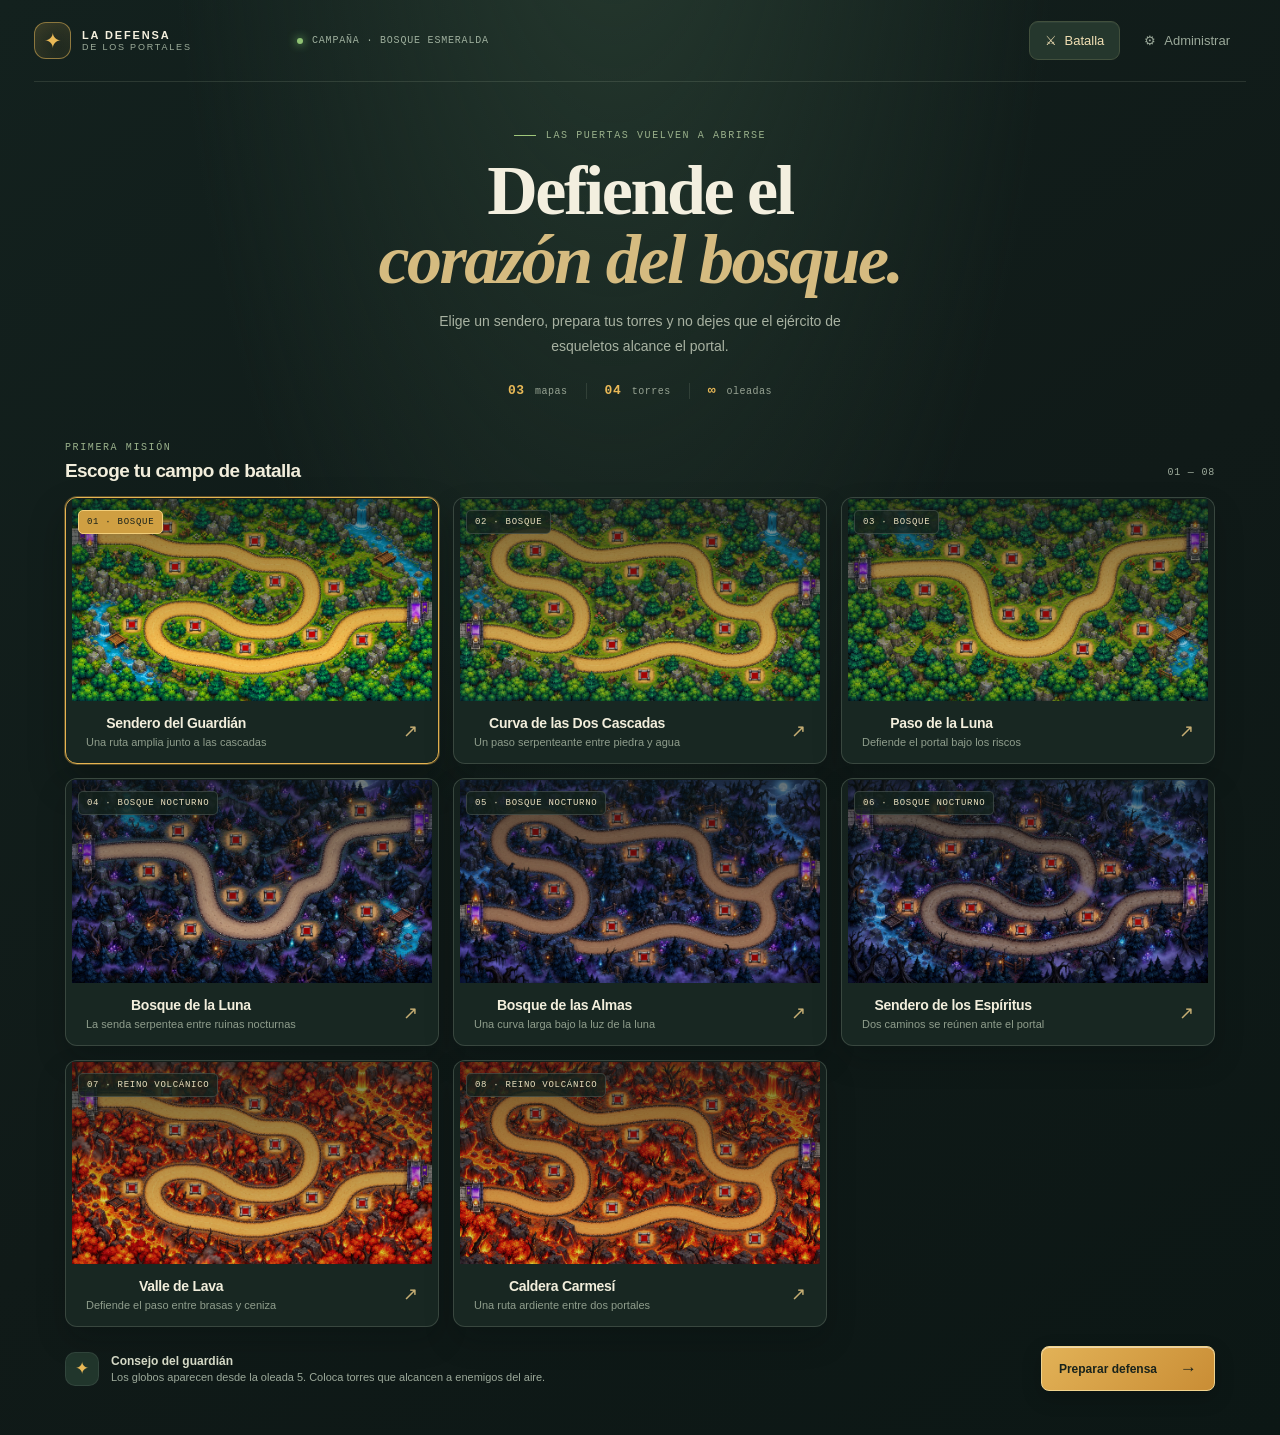
<file: index.html>
<!doctype html>
<html lang="es">
<head>
  <meta charset="utf-8">
  <meta name="viewport" content="width=device-width, initial-scale=1">
  <meta name="theme-color" content="#101b1c">
  <title>La Defensa de los Portales</title>
  <link rel="stylesheet" href="style.css">
</head>
<body>
  <div class="app-shell">
    <header class="topbar">
      <a class="brand" href="index.html" aria-label="La Defensa de los Portales, inicio">
        <span class="brand-mark">✦</span>
        <span><strong>LA DEFENSA</strong><small>DE LOS PORTALES</small></span>
      </a>
      <div class="season-tag"><span class="season-dot"></span> CAMPAÑA · BOSQUE ESMERALDA</div>
      <nav class="main-nav" aria-label="Navegación principal">
        <button class="nav-button active" id="battleNav">⚔ <span>Batalla</span></button>
        <a class="nav-button" href="administrar.html">⚙ <span>Administrar</span></a>
      </nav>
    </header>

    <main>
      <section id="setupScreen" class="setup-screen">
        <div class="setup-intro">
          <div class="eyebrow"><span class="eyebrow-line"></span> LAS PUERTAS VUELVEN A ABRIRSE</div>
          <h1>Defiende el<br><em>corazón del bosque.</em></h1>
          <p>Elige un sendero, prepara tus torres y no dejes que el ejército de esqueletos alcance el portal.</p>
          <div class="feature-row">
            <span><b>03</b> mapas</span><i></i><span><b>04</b> torres</span><i></i><span><b>∞</b> oleadas</span>
          </div>
        </div>

        <div class="map-section-head">
          <div><span class="section-kicker">PRIMERA MISIÓN</span><h2>Escoge tu campo de batalla</h2></div>
          <span class="map-count">01 — 08</span>
        </div>

        <div class="map-select-grid" id="mapSelectGrid" role="list"></div>

        <div class="setup-bottom">
          <div class="mission-note"><span class="note-icon">✦</span><span><b>Consejo del guardián</b><small>Los globos aparecen desde la oleada 5. Coloca torres que alcancen a enemigos del aire.</small></span></div>
          <button class="primary-button" id="startGameButton">Preparar defensa <span>→</span></button>
        </div>
      </section>

      <section id="battleScreen" class="battle-screen hidden">
        <div class="battle-heading">
          <div>
            <a href="#" id="backToMaps" class="back-link">← Cambiar mapa</a>
            <h1 id="battleMapTitle">Sendero del Guardián</h1>
          </div>
          <div class="status-cluster">
            <div class="stat-pill lives-pill"><span class="stat-icon">♥</span><span><small>PORTAL</small><strong id="livesValue">20</strong></span></div>
            <div class="stat-pill coin-pill"><span class="stat-icon">◆</span><span><small>ORO</small><strong id="goldValue">300</strong></span></div>
            <div class="stat-pill score-pill"><span class="stat-icon">✦</span><span><small>PUNTOS</small><strong id="scoreValue">0</strong></span></div>
            <div class="stat-pill wave-pill"><span class="stat-icon">⚑</span><span><small>OLEADA</small><strong id="waveValue">0</strong></span></div>
          </div>
        </div>

        <div id="waveEnemyCounts" class="wave-enemy-counts hidden" aria-live="polite" aria-label="Enemigos que quedan en la oleada"></div>

        <div class="battle-layout">
          <section class="arena-column" aria-label="Campo de batalla">
            <div class="arena-frame">
              <canvas id="gameCanvas" width="1672" height="941" aria-label="Mapa del juego; toca un puesto para colocar una torre"></canvas>
              <div id="arenaOverlay" class="arena-overlay">
                <span class="overlay-sigil">✦</span>
                <strong>El sendero está en calma</strong>
                <small>Coloca tus torres y prepara la primera oleada.</small>
              </div>
              <div class="arena-corner arena-corner-tl"></div><div class="arena-corner arena-corner-tr"></div>
              <div class="arena-corner arena-corner-bl"></div><div class="arena-corner arena-corner-br"></div>
              <div class="map-badge"><span class="live-dot"></span> EN DEFENSA <span class="badge-separator">·</span><span id="mapBadgeName">SENDERO I</span></div>
              <div class="arena-legend"><span class="legend-ground"></span> TERRESTRE <span class="legend-air"></span> AÉREO</div>
            </div>
            <div class="arena-footer">
              <div class="battle-message" id="battleMessage"><span class="message-spark">✦</span> Elige un puesto y construye tu primera torre.</div>
              <div class="wave-controls">
                <button class="icon-button" id="pauseButton" title="Pausar" aria-label="Pausar">Ⅱ</button>
                <button class="icon-button speed-button" id="speedButton" title="Velocidad" aria-label="Cambiar velocidad">1×</button>
                <button class="primary-button wave-button" id="waveButton">Iniciar oleada <span>→</span></button>
              </div>
            </div>
          </section>

          <aside class="command-panel" aria-label="Panel de torres">
            <div class="panel-heading"><div><span class="section-kicker">ARSENAL</span><h2 id="panelTitle">Tus defensas</h2></div><span class="tower-counter" id="towerCount">0 / 10</span></div>
            <p class="panel-subtitle" id="panelSubtitle">Toca un puesto del mapa para construir.</p>
            <div id="detailPanel" class="detail-panel">
              <div class="empty-selection"><span class="empty-glyph">⌖</span><strong>Sin puesto seleccionado</strong><small>Escoge un espacio rojo en el mapa para ver tus opciones.</small></div>
            </div>
            <div class="panel-divider"></div>
            <div class="intel-card">
              <div class="intel-title"><span>✦</span> INFORME DEL EXPLORADOR</div>
              <p id="intelText">Todos los puestos del mapa pueden recibir una torre. Los morteros solo alcanzan tropas terrestres.</p>
              <div class="enemy-chips"><span class="enemy-chip"><img src="enemigo_esqueleto_hd.png" alt="">HUESOS</span><span class="enemy-chip purple-chip"><img src="enemigo_esqueleto_lila_hd.png" alt="">SOMBRA LILA</span><span class="enemy-chip sky-chip"><img src="enemigo_globo_negro_hd.png" alt=""><img src="enemigo_globo_lila_hd.png" alt="">GLOBOS · 5+</span></div>
            </div>
            <div class="panel-bottom"><span class="keyboard-hint">ATAJOS</span><span><kbd>1</kbd><kbd>2</kbd><kbd>3</kbd><kbd>4</kbd> Elegir torre</span></div>
          </aside>
        </div>

        <footer class="game-footer"><span>© LA DEFENSA DE LOS PORTALES</span><span>Hecho para proteger este bosque <b>✦</b></span><a href="administrar.html">AJUSTES DE PARTIDA ↗</a></footer>
      </section>
    </main>
    <div id="toast" class="toast" role="status" aria-live="polite"></div>
  </div>
  <script src="game.js"></script>
</body>
</html>
</file>
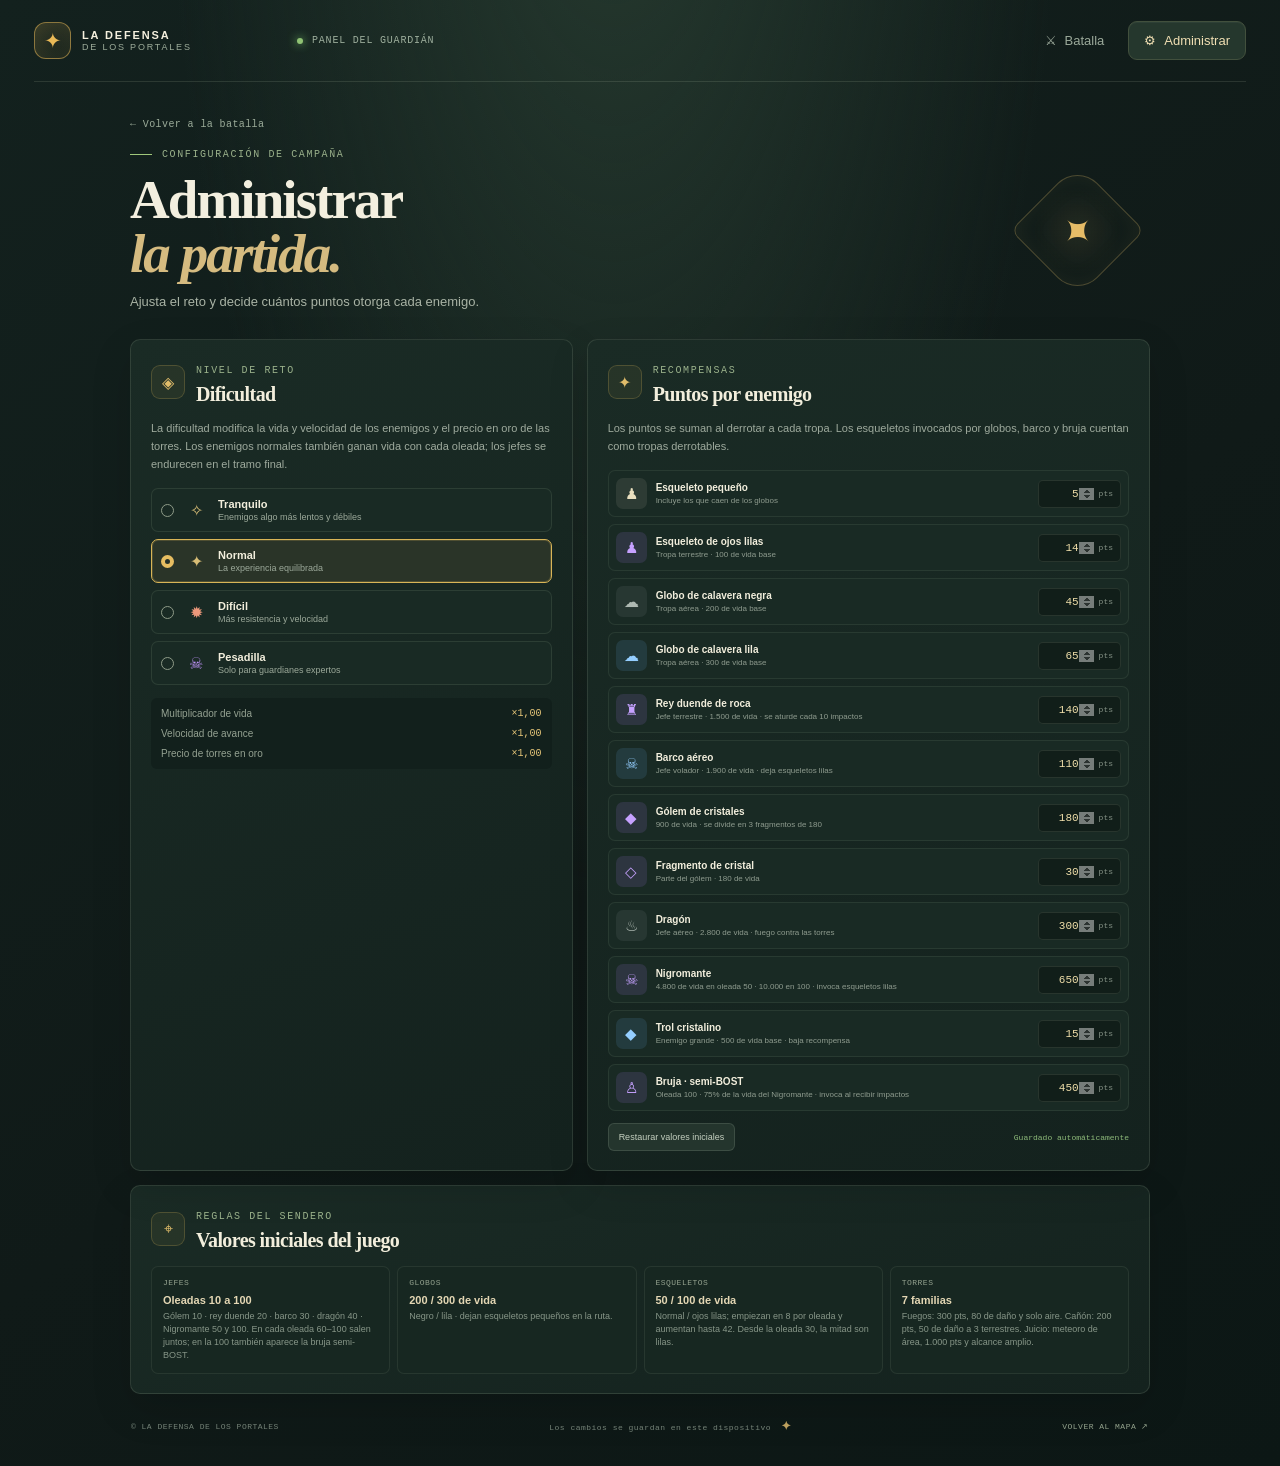
<file: administrar.html>
<!doctype html>
<html lang="es">
<head>
  <meta charset="utf-8">
  <meta name="viewport" content="width=device-width, initial-scale=1">
  <meta name="theme-color" content="#101b1c">
  <title>Administrar · La Defensa de los Portales</title>
  <link rel="stylesheet" href="style.css">
</head>
<body>
  <div class="app-shell admin-shell">
    <header class="topbar">
      <a class="brand" href="index.html" aria-label="La Defensa de los Portales, inicio">
        <span class="brand-mark">✦</span>
        <span><strong>LA DEFENSA</strong><small>DE LOS PORTALES</small></span>
      </a>
      <div class="season-tag"><span class="season-dot"></span> PANEL DEL GUARDIÁN</div>
      <nav class="main-nav" aria-label="Navegación principal">
        <a class="nav-button" href="index.html">⚔ <span>Batalla</span></a>
        <a class="nav-button active" href="administrar.html">⚙ <span>Administrar</span></a>
      </nav>
    </header>
    <main class="admin-main">
      <a class="back-link" href="index.html">← Volver a la batalla</a>
      <div class="admin-title-row"><div><div class="eyebrow"><span class="eyebrow-line"></span> CONFIGURACIÓN DE CAMPAÑA</div><h1>Administrar<br><em>la partida.</em></h1><p>Ajusta el reto y decide cuántos puntos otorga cada enemigo.</p></div><div class="admin-crest">✦</div></div>
      <div class="admin-grid">
        <section class="admin-card difficulty-card">
          <div class="admin-card-head"><span class="admin-icon">◈</span><div><span class="section-kicker">NIVEL DE RETO</span><h2>Dificultad</h2></div></div>
          <p class="admin-copy">La dificultad modifica la vida y velocidad de los enemigos y el precio en oro de las torres. Los enemigos normales también ganan vida con cada oleada; los jefes se endurecen en el tramo final.</p>
          <div class="difficulty-options" id="difficultyOptions">
            <label class="difficulty-option"><input type="radio" name="difficulty" value="easy"><span class="diff-glyph">✧</span><span><b>Tranquilo</b><small>Enemigos algo más lentos y débiles</small></span></label>
            <label class="difficulty-option"><input type="radio" name="difficulty" value="normal"><span class="diff-glyph">✦</span><span><b>Normal</b><small>La experiencia equilibrada</small></span></label>
            <label class="difficulty-option"><input type="radio" name="difficulty" value="hard"><span class="diff-glyph">✹</span><span><b>Difícil</b><small>Más resistencia y velocidad</small></span></label>
            <label class="difficulty-option"><input type="radio" name="difficulty" value="nightmare"><span class="diff-glyph">☠</span><span><b>Pesadilla</b><small>Solo para guardianes expertos</small></span></label>
          </div>
          <div class="difficulty-readout"><span>Multiplicador de vida</span><strong id="hpFactorLabel">×1,00</strong><span>Velocidad de avance</span><strong id="speedFactorLabel">×1,00</strong><span>Precio de torres en oro</span><strong id="costFactorLabel">×1,00</strong></div>
        </section>

        <section class="admin-card rewards-card">
          <div class="admin-card-head"><span class="admin-icon">✦</span><div><span class="section-kicker">RECOMPENSAS</span><h2>Puntos por enemigo</h2></div></div>
          <p class="admin-copy">Los puntos se suman al derrotar a cada tropa. Los esqueletos invocados por globos, barco y bruja cuentan como tropas derrotables.</p>
          <div class="reward-list">
            <label class="reward-row"><span class="reward-badge bone-badge">♟</span><span class="reward-name"><b>Esqueleto pequeño</b><small>Incluye los que caen de los globos</small></span><span class="number-wrap"><input type="number" min="0" max="9999" step="1" data-reward="skeleton"><i>pts</i></span></label>
            <label class="reward-row"><span class="reward-badge lilac-badge">♟</span><span class="reward-name"><b>Esqueleto de ojos lilas</b><small>Tropa terrestre · 100 de vida base</small></span><span class="number-wrap"><input type="number" min="0" max="9999" step="1" data-reward="lilac"><i>pts</i></span></label>
            <label class="reward-row"><span class="reward-badge dark-badge">☁</span><span class="reward-name"><b>Globo de calavera negra</b><small>Tropa aérea · 200 de vida base</small></span><span class="number-wrap"><input type="number" min="0" max="9999" step="1" data-reward="blackBalloon"><i>pts</i></span></label>
            <label class="reward-row"><span class="reward-badge sky-badge">☁</span><span class="reward-name"><b>Globo de calavera lila</b><small>Tropa aérea · 300 de vida base</small></span><span class="number-wrap"><input type="number" min="0" max="9999" step="1" data-reward="purpleBalloon"><i>pts</i></span></label>
            <label class="reward-row"><span class="reward-badge lilac-badge">♜</span><span class="reward-name"><b>Rey duende de roca</b><small>Jefe terrestre · 1.500 de vida · se aturde cada 10 impactos</small></span><span class="number-wrap"><input type="number" min="0" max="9999" step="1" data-reward="bost"><i>pts</i></span></label>
            <label class="reward-row"><span class="reward-badge sky-badge">☠</span><span class="reward-name"><b>Barco aéreo</b><small>Jefe volador · 1.900 de vida · deja esqueletos lilas</small></span><span class="number-wrap"><input type="number" min="0" max="9999" step="1" data-reward="aereo"><i>pts</i></span></label>
            <label class="reward-row"><span class="reward-badge lilac-badge">◆</span><span class="reward-name"><b>Gólem de cristales</b><small>900 de vida · se divide en 3 fragmentos de 180</small></span><span class="number-wrap"><input type="number" min="0" max="9999" step="1" data-reward="crystalGolem"><i>pts</i></span></label>
            <label class="reward-row"><span class="reward-badge lilac-badge">◇</span><span class="reward-name"><b>Fragmento de cristal</b><small>Parte del gólem · 180 de vida</small></span><span class="number-wrap"><input type="number" min="0" max="9999" step="1" data-reward="crystalShard"><i>pts</i></span></label>
            <label class="reward-row"><span class="reward-badge dark-badge">♨</span><span class="reward-name"><b>Dragón</b><small>Jefe aéreo · 2.800 de vida · fuego contra las torres</small></span><span class="number-wrap"><input type="number" min="0" max="9999" step="1" data-reward="dragon"><i>pts</i></span></label>
            <label class="reward-row"><span class="reward-badge lilac-badge">☠</span><span class="reward-name"><b>Nigromante</b><small>4.800 de vida en oleada 50 · 10.000 en 100 · invoca esqueletos lilas</small></span><span class="number-wrap"><input type="number" min="0" max="9999" step="1" data-reward="necromancer"><i>pts</i></span></label>
            <label class="reward-row"><span class="reward-badge sky-badge">◆</span><span class="reward-name"><b>Trol cristalino</b><small>Enemigo grande · 500 de vida base · baja recompensa</small></span><span class="number-wrap"><input type="number" min="0" max="9999" step="1" data-reward="troll"><i>pts</i></span></label>
            <label class="reward-row"><span class="reward-badge lilac-badge">♙</span><span class="reward-name"><b>Bruja · semi-BOST</b><small>Oleada 100 · 75% de la vida del Nigromante · invoca al recibir impactos</small></span><span class="number-wrap"><input type="number" min="0" max="9999" step="1" data-reward="witch"><i>pts</i></span></label>
          </div>
          <div class="admin-actions"><button class="secondary-button" id="resetSettings">Restaurar valores iniciales</button><span class="save-status" id="saveStatus">Guardado automáticamente</span></div>
        </section>
      </div>
      <section class="admin-card rules-card">
        <div class="admin-card-head"><span class="admin-icon">⌖</span><div><span class="section-kicker">REGLAS DEL SENDERO</span><h2>Valores iniciales del juego</h2></div></div>
        <div class="rules-grid">
          <div class="rule-item"><span>JEFES</span><b>Oleadas 10 a 100</b><small>Gólem 10 · rey duende 20 · barco 30 · dragón 40 · Nigromante 50 y 100. En cada oleada 60–100 salen juntos; en la 100 también aparece la bruja semi-BOST.</small></div>
          <div class="rule-item"><span>GLOBOS</span><b>200 / 300 de vida</b><small>Negro / lila · dejan esqueletos pequeños en la ruta.</small></div>
          <div class="rule-item"><span>ESQUELETOS</span><b>50 / 100 de vida</b><small>Normal / ojos lilas; empiezan en 8 por oleada y aumentan hasta 42. Desde la oleada 30, la mitad son lilas.</small></div>
          <div class="rule-item"><span>TORRES</span><b>7 familias</b><small>Fuegos: 300 pts, 80 de daño y solo aire. Cañón: 200 pts, 50 de daño a 3 terrestres. Juicio: meteoro de área, 1.000 pts y alcance amplio.</small></div>
        </div>
      </section>
      <footer class="game-footer"><span>© LA DEFENSA DE LOS PORTALES</span><span>Los cambios se guardan en este dispositivo <b>✦</b></span><a href="index.html">VOLVER AL MAPA ↗</a></footer>
    </main>
  </div>
  <script src="admin.js"></script>
</body>
</html>
</file>
<file: style.css>
:root{--ink:#172321;--ink-soft:#34423c;--forest:#10201d;--forest2:#152824;--panel:#182824;--panel2:#1d302a;--line:rgba(209,222,195,.13);--muted:#9ba99a;--cream:#f2eedc;--gold:#e9b957;--gold2:#d99c31;--green:#9fcf75;--lilac:#ba92ff;--rose:#e98e75;--sans:'Segoe UI',Arial,sans-serif;--display:Georgia,'Times New Roman',serif;--mono:Consolas,'Courier New',monospace}
*{box-sizing:border-box}html{min-width:320px;background:#0d1816}body{margin:0;color:var(--cream);font-family:var(--sans);background:radial-gradient(ellipse at 48% -20%,#273b30 0,transparent 48%),linear-gradient(145deg,#13211e,#101a18 55%,#0c1715);min-height:100vh}button,a,input{font:inherit}button{color:inherit}a{color:inherit;text-decoration:none}.app-shell{max-width:1600px;margin:0 auto;padding:0 34px}.topbar{height:82px;display:flex;align-items:center;border-bottom:1px solid var(--line);gap:28px}.brand{display:flex;align-items:center;gap:11px;min-width:235px}.brand-mark{width:37px;height:37px;border:1px solid rgba(233,185,87,.54);border-radius:12px;display:grid;place-items:center;color:var(--gold);font-size:21px;background:linear-gradient(145deg,rgba(233,185,87,.15),rgba(233,185,87,.025));box-shadow:inset 0 0 18px #e9b95712}.brand span:last-child{display:flex;flex-direction:column;gap:1px}.brand strong{font-size:11px;letter-spacing:.17em;color:#f5f0de}.brand small{font-size:9px;letter-spacing:.2em;color:#9ead9b}.season-tag{font:10px var(--mono);letter-spacing:.08em;color:#9eaf9d;display:flex;align-items:center;gap:9px;flex:1}.season-dot,.live-dot{width:6px;height:6px;border-radius:50%;background:#90c374;box-shadow:0 0 10px #8be278;display:inline-block}.main-nav{height:100%;display:flex;align-items:center;gap:8px}.nav-button{height:39px;padding:0 15px;border:1px solid transparent;border-radius:9px;background:transparent;display:inline-flex;align-items:center;gap:8px;color:#9ba99a;font-size:13px;cursor:pointer}.nav-button.active{background:#25372d;border-color:#42503d;color:#f1dfb3;box-shadow:inset 0 1px #ffffff0b}.nav-button:hover{color:#fff}
.setup-screen{max-width:1150px;margin:0 auto;padding:48px 0 44px}.setup-intro{max-width:640px;margin:0 auto 37px;text-align:center}.eyebrow,.section-kicker{font:10px var(--mono);letter-spacing:.16em;color:#9ab18b}.eyebrow{display:flex;align-items:center;justify-content:center;gap:10px}.eyebrow-line{width:22px;height:1px;background:#a0c77b}.setup-intro h1,.admin-title-row h1{font:600 clamp(43px,6vw,70px)/.98 var(--display);letter-spacing:-.035em;margin:16px 0 15px;color:#f3efdf}.setup-intro h1 em,.admin-title-row h1 em{font-style:italic;color:#d5bb80}.setup-intro p{max-width:470px;margin:auto;color:#a8b2a2;font-size:14px;line-height:1.8}.feature-row{display:flex;justify-content:center;align-items:center;gap:18px;margin-top:23px;color:#98a494;font:10px var(--mono);letter-spacing:.05em}.feature-row b{color:var(--gold);font-size:13px;margin-right:4px}.feature-row i{height:16px;width:1px;background:var(--line)}.map-section-head{display:flex;justify-content:space-between;align-items:end;margin-bottom:15px}.map-section-head h2,.panel-heading h2,.admin-card h2{margin:6px 0 0;font-size:19px;letter-spacing:-.03em}.map-count{font:10px var(--mono);color:#9ca99a;letter-spacing:.08em;padding-bottom:4px}.map-select-grid{display:grid;grid-template-columns:repeat(3,1fr);gap:14px}.map-card{position:relative;overflow:hidden;border:1px solid rgba(216,227,207,.17);border-radius:12px;background:#182722;cursor:pointer;transition:.2s ease;box-shadow:0 14px 30px #050d0b30}.map-card:hover{transform:translateY(-3px);border-color:#97be78aa}.map-card.selected{border-color:#e7b451;box-shadow:0 0 0 1px #e7b45155,0 18px 36px #050d0b50}.map-thumb{display:block;width:100%;aspect-ratio:1.777;object-fit:cover;image-rendering:auto;filter:saturate(.9) brightness(.86);transition:.2s}.map-card.selected .map-thumb,.map-card:hover .map-thumb{filter:saturate(1.02) brightness(.97)}.map-card::after{content:'';position:absolute;inset:0 0 auto;height:56%;background:linear-gradient(180deg,#10191785,transparent);pointer-events:none}.map-chip{position:absolute;z-index:1;left:12px;top:12px;font:9px var(--mono);letter-spacing:.08em;background:#14241dcc;border:1px solid #ffffff25;border-radius:5px;padding:6px 8px;color:#e9dfbe}.map-card.selected .map-chip{background:#cf9f42;color:#18211a;border-color:#f2ce7a}.map-meta{padding:13px 14px 14px;display:flex;justify-content:space-between;align-items:center}.map-meta b{font-size:14px;letter-spacing:-.02em}.map-meta small{display:block;color:#8f9d8c;font-size:11px;margin-top:4px}.map-arrow{font-size:18px;color:#c5ad73;transition:transform .2s}.map-card:hover .map-arrow{transform:translateX(3px)}.setup-bottom{display:flex;justify-content:space-between;gap:18px;align-items:center;margin-top:19px}.mission-note{display:flex;align-items:center;gap:12px;color:#d8dcc9}.note-icon{width:34px;height:34px;border-radius:10px;background:#21362c;border:1px solid #ffffff14;display:grid;place-items:center;color:var(--gold);font-size:17px}.mission-note b,.mission-note small{display:block}.mission-note b{font-size:12px;font-weight:700}.mission-note small{color:#9ca99a;font-size:11px;margin-top:3px}.primary-button{display:inline-flex;align-items:center;justify-content:center;gap:23px;height:45px;padding:0 17px;border:1px solid #efd38e;border-radius:8px;background:linear-gradient(135deg,#e2b257,#c98d35);color:#19231b;font-size:12px;font-weight:800;box-shadow:inset 0 1px #fff8,0 7px 20px #0003;cursor:pointer;transition:transform .15s,filter .15s;white-space:nowrap}.primary-button:hover{filter:brightness(1.08);transform:translateY(-1px)}.primary-button span{font-size:17px;font-weight:500}
.hidden{display:none!important}.battle-screen{padding-top:24px}.battle-heading{display:flex;align-items:end;justify-content:space-between;gap:20px;margin-bottom:17px}.back-link{display:inline-block;color:#9cac9a;font:10px var(--mono);letter-spacing:.04em;margin-bottom:7px}.back-link:hover{color:#eed28e}.battle-heading h1{font:600 27px var(--display);margin:0;letter-spacing:-.02em}.status-cluster{display:flex;gap:8px}.stat-pill{display:flex;align-items:center;gap:8px;min-width:79px;padding:8px 10px;border:1px solid var(--line);border-radius:8px;background:#192a25a8}.stat-icon{color:var(--gold);font-size:13px}.stat-pill span:last-child{display:block}.stat-pill small{display:block;font:8px var(--mono);letter-spacing:.1em;color:#91a192}.stat-pill strong{display:block;margin-top:2px;font:15px var(--mono);color:#f3efdf}.lives-pill .stat-icon{color:#f18f7d}.score-pill .stat-icon{color:#b8a0ff}.wave-pill .stat-icon{color:#abd485}.battle-layout{display:grid;grid-template-columns:minmax(0,1fr) 306px;gap:17px;align-items:stretch}.arena-column{min-width:0}.arena-frame{position:relative;overflow:hidden;border:1px solid #afc9a640;border-radius:11px;background:#12251f;box-shadow:0 22px 55px #050d0b70;line-height:0}.arena-frame canvas{width:100%;height:auto;display:block;aspect-ratio:1672/941;image-rendering:auto;cursor:crosshair}.arena-frame::after{content:'';pointer-events:none;position:absolute;inset:0;border-radius:10px;box-shadow:inset 0 0 0 1px #ffffff10,inset 0 0 60px #09140b40}.arena-corner{position:absolute;width:18px;height:18px;z-index:3;pointer-events:none;border-color:#eac367a0}.arena-corner-tl{top:5px;left:5px;border-top:1px solid;border-left:1px solid}.arena-corner-tr{top:5px;right:5px;border-top:1px solid;border-right:1px solid}.arena-corner-bl{bottom:5px;left:5px;border-bottom:1px solid;border-left:1px solid}.arena-corner-br{bottom:5px;right:5px;border-bottom:1px solid;border-right:1px solid}.arena-overlay{position:absolute;top:50%;left:50%;z-index:4;transform:translate(-50%,-50%);width:min(300px,74%);padding:17px 18px;border:1px solid #e7d6ac3d;border-radius:10px;background:#10211ddf;backdrop-filter:blur(8px);text-align:center;line-height:1.3;box-shadow:0 14px 38px #06100ca0;transition:opacity .3s}.arena-overlay.dismissed{opacity:0;pointer-events:none}.overlay-sigil{display:block;font-size:20px;color:#e7b65e;margin-bottom:7px}.arena-overlay strong,.arena-overlay small{display:block}.arena-overlay strong{font:600 17px var(--display)}.arena-overlay small{font-size:11px;color:#a7b29e;margin-top:5px}.map-badge,.arena-legend{position:absolute;top:11px;z-index:2;border:1px solid #d3dbc12e;border-radius:6px;background:#13201bd9;backdrop-filter:blur(5px);padding:7px 9px;font:8px var(--mono);letter-spacing:.08em;color:#e7ebd9;line-height:1}.map-badge{left:12px;display:flex;align-items:center;gap:6px}.badge-separator{color:#9ca58d}.arena-legend{right:12px;display:flex;align-items:center;gap:5px}.legend-ground,.legend-air{width:7px;height:7px;border-radius:50%;display:inline-block}.legend-ground{background:#e7b451;margin-right:2px}.legend-air{background:#95c9ff;margin-left:4px}.arena-footer{display:flex;align-items:center;justify-content:space-between;gap:12px;padding:10px 1px 0}.battle-message{color:#9fac9c;font-size:11px;min-height:26px;display:flex;align-items:center;gap:8px}.message-spark{color:#eac16b}.wave-controls{display:flex;gap:7px;align-items:center}.icon-button{width:37px;height:37px;border-radius:8px;border:1px solid var(--line);background:#192923;color:#d6ddcc;cursor:pointer}.icon-button:hover{border-color:#d5b566;color:#fff}.speed-button{font:11px var(--mono);color:#d8bd7c}.wave-button{height:37px;gap:12px;padding:0 13px;font-size:11px}
.command-panel{min-height:100%;padding:16px;border:1px solid var(--line);border-radius:10px;background:linear-gradient(170deg,#1b2d27,#15231f 68%);box-shadow:0 15px 40px #050d0b38;display:flex;flex-direction:column}.panel-heading{display:flex;align-items:end;justify-content:space-between}.panel-heading h2{font:600 19px var(--display)}.tower-counter{font:9px var(--mono);color:#b3bcaa;border:1px solid var(--line);padding:5px 7px;border-radius:5px}.panel-subtitle{font-size:11px;color:#9ba99a;line-height:1.55;margin:7px 0 11px;min-height:33px}.detail-panel{min-height:180px}.empty-selection{min-height:175px;display:flex;flex-direction:column;align-items:center;justify-content:center;text-align:center;border:1px dashed #93a28e40;border-radius:8px;padding:17px}.empty-glyph{font:28px var(--display);color:#d9bb74;margin-bottom:7px}.empty-selection strong{font-size:12px}.empty-selection small{max-width:190px;margin-top:5px;color:#89998b;font-size:10px;line-height:1.5}.build-options{display:grid;gap:7px;max-height:430px;overflow:auto;padding-right:3px}.build-card{width:100%;display:flex;align-items:center;gap:9px;padding:7px 8px;background:#20322b;border:1px solid #a8b99b21;border-radius:7px;text-align:left;cursor:pointer;transition:.15s}.build-card:hover:not(:disabled){border-color:#e3b656a8;background:#2b3d30;transform:translateX(1px)}.build-card:disabled{opacity:.48;cursor:not-allowed}.build-sprite{width:37px;height:37px;object-fit:contain;image-rendering:auto;filter:drop-shadow(0 3px 2px #0005)}.build-info{min-width:0;flex:1}.build-info b{display:block;font-size:11px}.build-info small{display:block;margin-top:2px;color:#9aa992;font:9px var(--mono)}.build-price{font:10px var(--mono);color:#e9c66e;white-space:nowrap}.tower-detail{padding:10px;border-radius:8px;background:#20322b;border:1px solid #ffffff10}.tower-detail-head{display:flex;align-items:center;gap:10px}.tower-detail-head img{width:55px;height:55px;object-fit:contain;image-rendering:auto;background:#26372d;border-radius:8px}.tower-detail-head b{display:block;font:600 14px var(--display)}.tower-detail-head small{display:block;color:#adbaab;font:9px var(--mono);margin-top:3px}.tower-stats{display:grid;grid-template-columns:repeat(2,1fr);gap:6px;margin:10px 0}.tower-stat{padding:7px;border-radius:5px;background:#15251f}.tower-stat span{display:block;color:#89998a;font:8px var(--mono);text-transform:uppercase}.tower-stat b{display:block;font:11px var(--mono);margin-top:4px;color:#e8ddb7}.tower-actions{display:grid;grid-template-columns:1fr auto;gap:6px}.tower-actions button{height:34px;border-radius:6px;font-size:10px;font-weight:700;cursor:pointer}.upgrade-button{background:linear-gradient(130deg,#d8ad52,#bc8031);border:1px solid #f1cf81;color:#18211b}.upgrade-button:disabled{filter:grayscale(.8);opacity:.5;cursor:not-allowed}.sell-button{padding:0 9px;background:#392a25;border:1px solid #835b46;color:#dbad8b}.panel-divider{height:1px;background:var(--line);margin:13px 0}.intel-card{padding:10px;border:1px solid #b7d29326;border-radius:8px;background:linear-gradient(140deg,#26352a,#1b2c26)}.intel-title{font:9px var(--mono);letter-spacing:.08em;color:#d6bf7b}.intel-title span{font-size:13px;margin-right:5px}.intel-card p{color:#a8b49f;font-size:10px;line-height:1.5;margin:7px 0 9px}.enemy-chips{display:flex;flex-wrap:wrap;gap:4px}.enemy-chip{padding:3px 5px;border:1px solid #e1dcb022;border-radius:4px;color:#ddd8bb;font:7px var(--mono);letter-spacing:.03em;display:inline-flex;align-items:center;gap:3px}.enemy-chip img{width:17px;height:17px;object-fit:contain;image-rendering:auto;filter:drop-shadow(0 1px 1px #0008)}.purple-chip{color:#d3b1ff;border-color:#c190ff3b}.sky-chip{color:#a9d8ff;border-color:#83c5ff3d}.panel-bottom{margin-top:auto;padding-top:13px;display:flex;justify-content:space-between;align-items:center;color:#92a091;font:8px var(--mono)}.keyboard-hint{letter-spacing:.09em;color:#6f7f75}kbd{display:inline-grid;place-items:center;min-width:16px;height:17px;border:1px solid #bfc9b832;border-radius:3px;background:#101d19;color:#d9dfce;font:9px var(--mono);margin-right:2px}.game-footer{display:flex;justify-content:space-between;align-items:center;gap:12px;padding:19px 1px 20px;color:#748277;font:8px var(--mono);letter-spacing:.06em}.game-footer b{color:#bda05e;font-size:12px;margin-left:5px}.game-footer a{color:#95a48e}.game-footer a:hover{color:#e3c77d}
.toast{position:fixed;left:50%;bottom:24px;z-index:30;transform:translate(-50%,18px);opacity:0;pointer-events:none;border:1px solid #e0bc6d55;border-radius:8px;background:#182820f2;color:#f3e7c0;padding:10px 15px;font-size:12px;box-shadow:0 15px 40px #0007;transition:.2s}.toast.show{transform:translate(-50%,0);opacity:1}
.admin-main{max-width:1020px;margin:0 auto;padding:31px 0 12px}.admin-title-row{display:flex;align-items:center;justify-content:space-between;margin:12px 0 26px}.admin-title-row .eyebrow{justify-content:flex-start}.admin-title-row h1{font-size:55px;margin:13px 0 10px}.admin-title-row p{color:#a9b3a5;font-size:13px;line-height:1.7;max-width:500px;margin:0}.admin-crest{display:grid;place-items:center;width:95px;height:95px;border:1px solid #d7b6664d;border-radius:28px 10px 28px 10px;color:#e6bc67;font-size:41px;background:radial-gradient(circle,#e6bc6717,transparent 70%);box-shadow:inset 0 0 24px #e6bc6710;transform:rotate(45deg);margin-right:25px}.admin-crest::first-letter{transform:rotate(-45deg)}.admin-grid{display:grid;grid-template-columns:.88fr 1.12fr;gap:14px}.admin-card{border:1px solid var(--line);border-radius:10px;background:linear-gradient(160deg,#1a2b25,#14221e);padding:19px 20px;box-shadow:0 15px 40px #0002}.admin-card-head{display:flex;align-items:center;gap:11px}.admin-icon{width:34px;height:34px;display:grid;place-items:center;border-radius:9px;border:1px solid #d6b25b3a;background:#d6b25b12;color:#e0bc6a;font-size:16px}.admin-card h2{font:600 20px var(--display)}.admin-copy{font-size:11px;line-height:1.65;color:#9eaa9d;margin:13px 0 15px}.difficulty-options{display:grid;gap:7px}.difficulty-option{position:relative;display:flex;align-items:center;gap:10px;border:1px solid #afc3a220;border-radius:7px;background:#192a24;padding:9px;cursor:pointer;transition:.15s}.difficulty-option:hover{border-color:#d4bd7780}.difficulty-option:has(input:checked){border-color:#d9b557;background:#2a3428;box-shadow:inset 0 0 0 1px #d9b55736}.difficulty-option input{appearance:none;width:13px;height:13px;border:1px solid #8e9b88;border-radius:50%;margin:0;flex:none}.difficulty-option input:checked{border:4px solid #e6bd61;background:#243029}.diff-glyph{width:24px;text-align:center;font-size:16px;color:#d8bd76}.difficulty-option:nth-child(3) .diff-glyph{color:#ec987b}.difficulty-option:nth-child(4) .diff-glyph{color:#bd91f6}.difficulty-option b,.difficulty-option small{display:block}.difficulty-option b{font-size:11px}.difficulty-option small{color:#9ca99a;font-size:9px;margin-top:2px}.difficulty-readout{display:grid;grid-template-columns:1fr auto;gap:9px 12px;margin-top:13px;padding:10px;border-radius:6px;background:#12201c;color:#94a191;font-size:10px}.difficulty-readout strong{font:10px var(--mono);color:#e5c578}.reward-list{display:grid;gap:7px}.reward-row{display:flex;align-items:center;gap:9px;padding:7px;border-radius:7px;background:#192a24;border:1px solid #afc3a21a}.reward-badge{width:31px;height:31px;border-radius:7px;display:grid;place-items:center;font-size:15px;background:#e6dbc11a;color:#e9dfbf;flex:none}.lilac-badge{background:#ab7bf024;color:#c6a1ff}.dark-badge{background:#9da8a31c;color:#aeb9b2}.sky-badge{background:#73bafa20;color:#94ceff}.reward-name{flex:1;min-width:0}.reward-name b,.reward-name small{display:block}.reward-name b{font-size:10px}.reward-name small{font-size:8px;color:#8f9c8f;margin-top:3px}.number-wrap{display:flex;align-items:center;gap:5px;padding:0 7px;background:#111e19;border:1px solid #aebca625;border-radius:5px}.number-wrap input{width:48px;padding:7px 0;border:0;outline:0;background:transparent;color:#f0dfaa;font:11px var(--mono);text-align:right}.number-wrap input::-webkit-inner-spin-button{opacity:.45}.number-wrap i{font:8px var(--mono);color:#859286}.admin-actions{display:flex;align-items:center;justify-content:space-between;gap:8px;margin-top:12px}.secondary-button{padding:8px 10px;border:1px solid #b4c3b22b;border-radius:6px;background:#24352d;color:#c5d0c0;font-size:9px;cursor:pointer}.secondary-button:hover{border-color:#ddbd6c;color:#f1e2b8}.save-status{font:8px var(--mono);color:#8fbc7b}.rules-card{margin-top:14px}.rules-grid{display:grid;grid-template-columns:repeat(4,1fr);gap:7px;margin-top:14px}.rule-item{padding:11px;border:1px solid #aab8a41b;border-radius:7px;background:#172721}.rule-item span,.rule-item b,.rule-item small{display:block}.rule-item span{font:8px var(--mono);letter-spacing:.06em;color:#94a28f}.rule-item b{font-size:11px;margin-top:7px;color:#e4d7b4}.rule-item small{font-size:9px;line-height:1.45;color:#879688;margin-top:4px}.admin-shell .game-footer{margin-top:6px}
.wave-enemy-counts{display:flex;flex-wrap:wrap;gap:6px;margin:-7px 0 13px;padding:7px;border:1px solid #d6d7b326;border-radius:8px;background:#14231f}.enemy-count-card{position:relative;display:grid;grid-template-columns:29px auto 22px;grid-template-rows:1fr 1fr;align-items:center;gap:0 6px;min-width:100px;padding:4px 7px;border:1px solid #a9b79820;border-radius:6px;background:#1d302a}.enemy-count-icon{grid-column:1;grid-row:1/3;width:28px;height:30px;display:grid;place-items:center}.enemy-count-icon img{max-width:28px;max-height:30px;object-fit:contain;image-rendering:auto}.enemy-count-name{grid-column:2;grid-row:1;font:7px var(--mono);color:#b8c4b5;white-space:nowrap}.enemy-count-card strong{grid-column:3;grid-row:1/3;font:700 15px var(--mono);color:#f2d17c;text-align:center}.enemy-count-card small{grid-column:2;grid-row:2;font:7px var(--mono);color:#809184}.enemy-count-mark{font-size:19px;color:#d3b87a}.build-price{font:9px var(--mono);color:#e9c66e;white-space:nowrap}@media(max-width:1050px){.app-shell{padding:0 20px}.battle-layout{grid-template-columns:minmax(0,1fr) 278px;gap:12px}.command-panel{padding:13px}.status-cluster{gap:5px}.stat-pill{min-width:70px;padding:7px 8px}.map-select-grid{gap:10px}}
@media(max-width:780px){.app-shell{padding:0 14px}.topbar{height:68px;gap:10px}.brand{min-width:unset;flex:1}.season-tag{display:none}.main-nav{gap:3px}.nav-button{padding:0 9px;font-size:12px}.setup-screen{padding-top:34px}.setup-intro{margin-bottom:27px}.map-select-grid{grid-template-columns:1fr;gap:10px}.map-card{display:grid;grid-template-columns:minmax(110px,35%) 1fr;min-height:90px}.map-thumb{height:100%;aspect-ratio:unset;min-height:90px}.map-card::after{inset:0 auto 0 0;width:38%;height:auto;background:linear-gradient(90deg,#10191760,transparent)}.map-chip{left:9px;top:8px;font-size:8px}.map-meta{padding:10px 12px}.map-meta b{font-size:13px}.setup-bottom{align-items:stretch;flex-direction:column}.primary-button{width:100%}.battle-screen{padding-top:17px}.battle-heading{display:block}.battle-heading h1{font-size:24px}.status-cluster{margin-top:13px;justify-content:space-between}.stat-pill{flex:1;min-width:0}.battle-layout{grid-template-columns:1fr}.command-panel{min-height:unset}.detail-panel{min-height:150px}.arena-footer{align-items:flex-start;flex-direction:column}.wave-controls{width:100%}.wave-button{flex:1}.game-footer{flex-wrap:wrap}.admin-main{padding-top:20px}.admin-grid{grid-template-columns:1fr}.admin-title-row h1{font-size:48px}.admin-crest{width:67px;height:67px;margin-right:4px;font-size:29px}.rules-grid{grid-template-columns:repeat(2,1fr)}}
@media(max-width:430px){.brand strong{font-size:10px}.brand small{font-size:8px}.brand-mark{width:32px;height:32px}.main-nav .nav-button{font-size:11px;padding:0 7px}.stat-pill{gap:5px;padding:6px 6px}.stat-pill small{font-size:7px}.stat-pill strong{font-size:13px}.arena-legend{font-size:7px;top:38px;right:7px}.map-badge{left:7px;top:7px;font-size:7px}.admin-title-row h1{font-size:42px}.reward-name b{font-size:9px}.reward-name small{font-size:7px}.rules-grid{gap:5px}.rule-item{padding:8px}.rule-item b{font-size:10px}.rule-item small{font-size:8px}}
</file>
